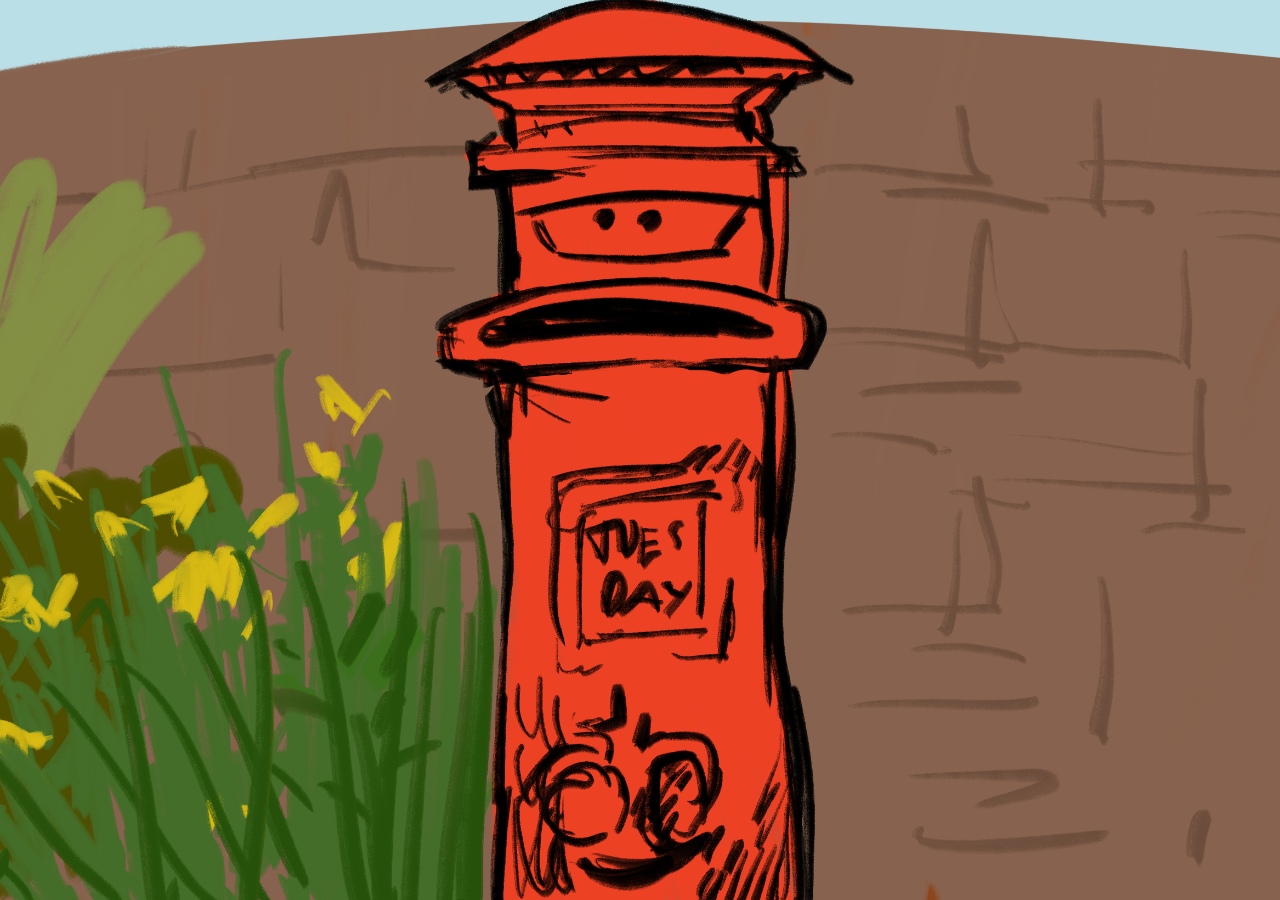
<file: index.html>
<!DOCTYPE html>
<html lang="en">
<head>
  <meta charset="UTF-8">
  <meta name="viewport" content="width=device-width, initial-scale=1.0">
  <title>Read and Feed</title>
  <link rel="stylesheet" href="style.css">
</head>
<body>
  <div id="scene-viewport">
    <main id="scene">
      <!-- The map fills the wide scene, while the interaction layer stays viewport-sized. -->
      <img id="landing-background" src="images/Background placeholder.png" alt="">
      <div id="map-letters" role="group" aria-label="Letters placed on the map">
        <a class="map-letter-link" href="letter.html" aria-label="Open letter A">
          <img src="images/Letter map A.png" alt="">
        </a>
        <a class="map-letter-link" href="letter.html" aria-label="Open letter B">
          <img src="images/Letter map B.png" alt="">
        </a>
        <a class="map-letter-link" href="letter.html" aria-label="Open letter C">
          <img src="images/Letter map C.png" alt="">
        </a>
        <a class="map-letter-link" href="letter.html" aria-label="Open letter D">
          <img src="images/Letter map D.png" alt="">
        </a>
      </div>
      <div id="interactive-area">
        <img id="pbox" src="images/New Pbox rest.png" alt="Pbox character resting">
      </div>
    </main>
  </div>

  <script src="script.js"></script>
</body>
</html>
</file>
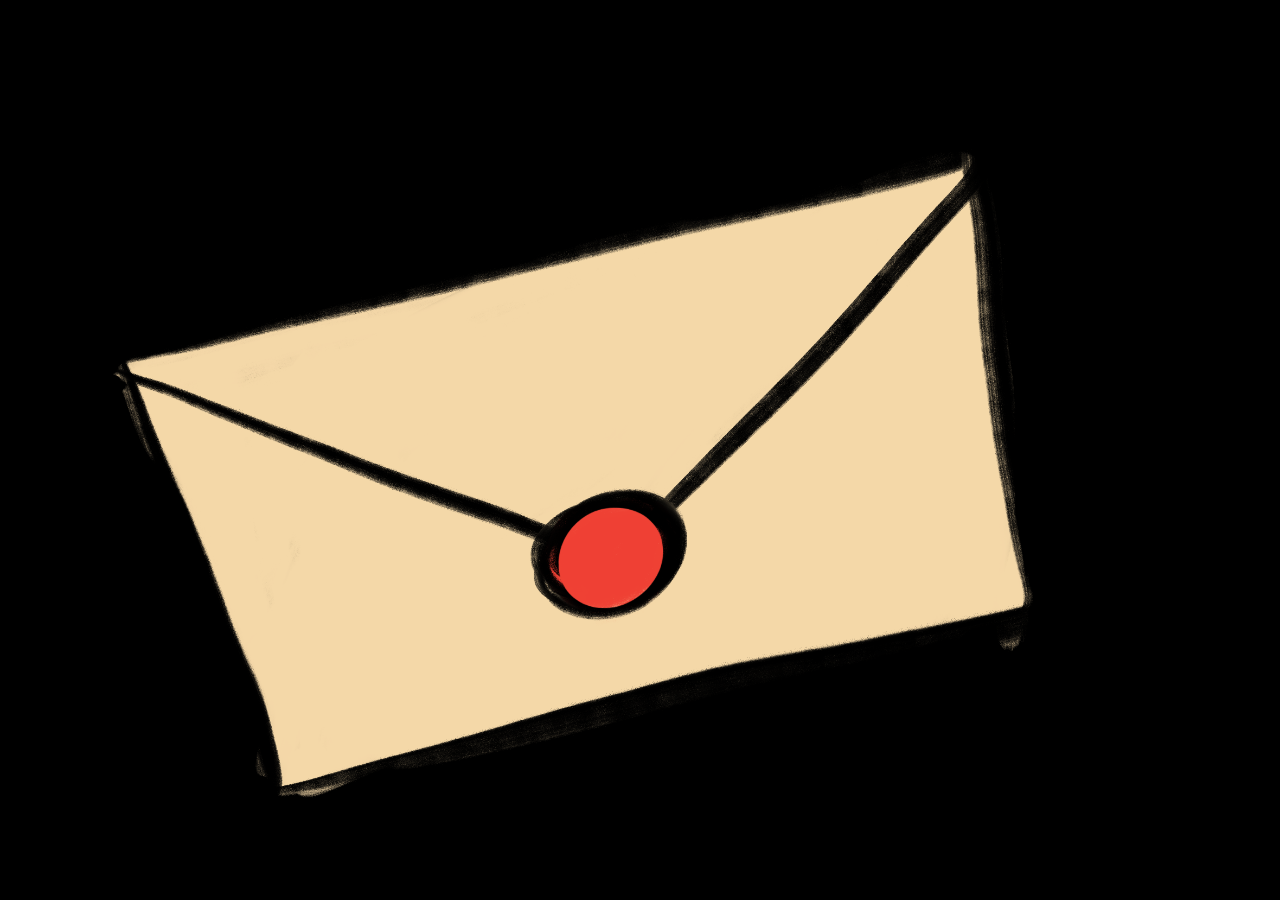
<file: letter.html>
<!DOCTYPE html>
<html lang="en">
<head>
  <meta charset="UTF-8">
  <meta name="viewport" content="width=device-width, initial-scale=1.0">
  <title>Letter</title>
  <link rel="stylesheet" href="style.css">
</head>
<body class="letter-page">
  <!-- The envelope remains behind the letter contents after it is opened. -->
  <button id="open-letter" type="button" aria-label="Read the letter">
    <img id="opened-letter" src="images/Letter.png" alt="">
  </button>
  <div id="letter-reading" role="region" aria-label="Letter contents" tabindex="0" hidden>
    <a href="pbox.html" aria-label="Continue to Pbox">
      <img src="images/Letter read transparent.png" alt="Handwritten letter">
    </a>
  </div>
  <script src="letter.js"></script>
</body>
</html>
</file>
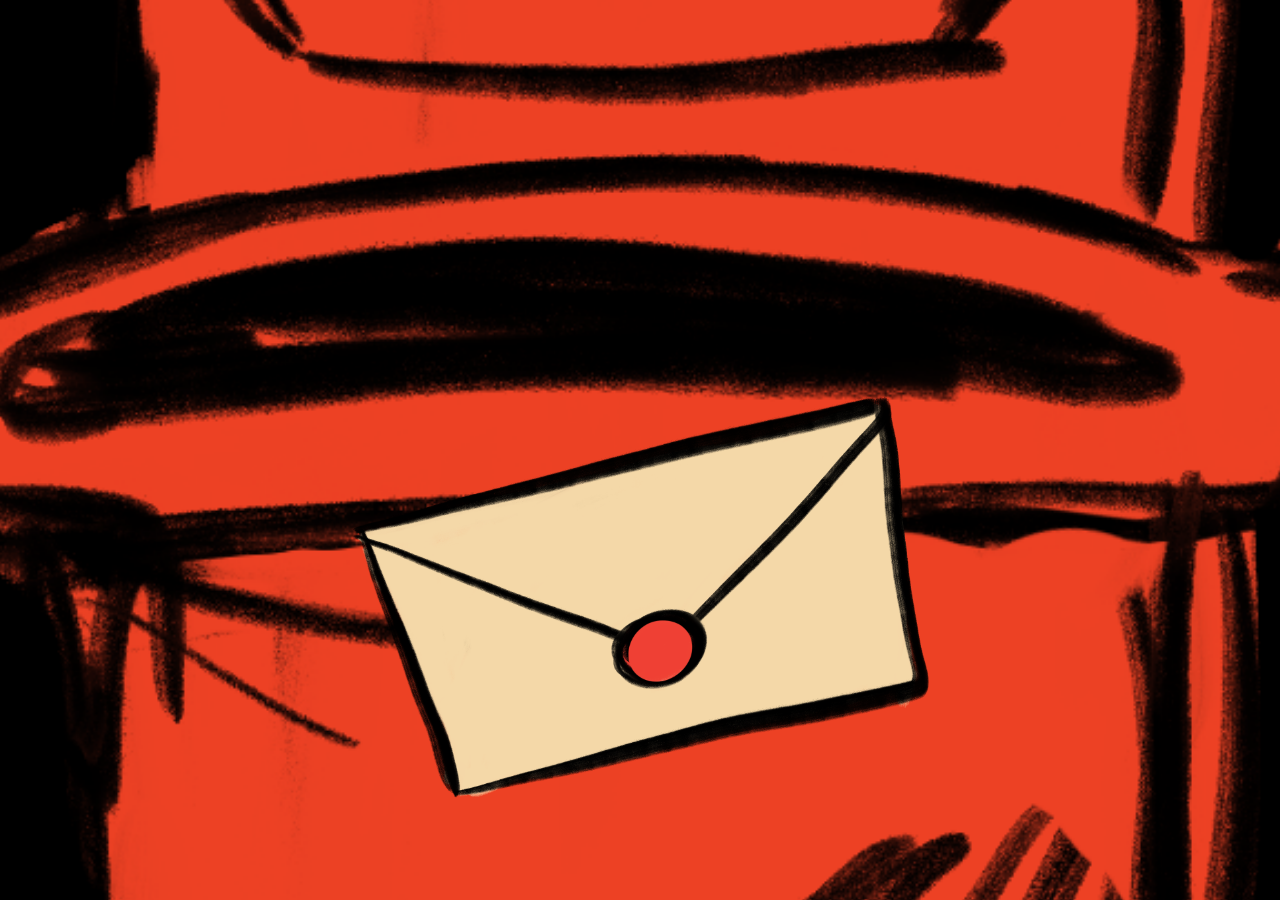
<file: pbox.html>
<!DOCTYPE html>
<html lang="en">
<head>
  <meta charset="UTF-8">
  <meta name="viewport" content="width=device-width, initial-scale=1.0">
  <title>Pbox</title>
  <link rel="stylesheet" href="style.css">
</head>
<body class="pbox-page">
  <!-- The close-up fills the screen, with a draggable letter in front of Pbox. -->
  <img id="closeup-pbox" src="images/New Pbox rest.png" alt="Pbox resting">
  <button id="pbox-letter" type="button" aria-label="Drag the letter">
    <img src="images/Letter.png" alt="">
  </button>
  <!-- This full-screen animation plays after the letter is dropped. -->
  <video
    id="return-animation"
    src="animations/Back to landing page animation.mp4"
    playsinline
    preload="auto"
    aria-hidden="true"
    hidden
  ></video>
  <script src="pbox.js"></script>
</body>
</html>
</file>
<file: style.css>
* {
  box-sizing: border-box;
  margin: 0;
  padding: 0;
}

html,
body {
  width: 100%;
  height: 100%;
  overflow: hidden;
}

body {
  font-family: system-ui, sans-serif;
  background: #B3C478;
  color: #111;
  /* Use the supplied artwork as the pointer throughout the landing page. */
  cursor: url("images/Custom mouse raster.png") 3 3, auto;
}

#scene-viewport {
  position: fixed;
  inset: 0;
  overflow-x: auto;
  overflow-y: hidden;
  /* The wide scene can be panned horizontally without vertical page movement. */
}

main {
  position: relative;
  width: max(100vw, calc(100vh * 3.09329268));
  height: 100vh;
  /* Keep the map at its wide aspect ratio and place interactions in the center. */
}

#landing-background {
  position: absolute;
  inset: 0;
  z-index: 0;
  width: 100%;
  height: 100%;
  object-fit: cover;
  object-position: center center;
  pointer-events: none;
  z-index: 0;
}

#map-letters {
  position: absolute;
  inset: 0;
  z-index: 1;
  pointer-events: none;
  /* These transparent overlays share the background map's full-size canvas. */
}

.map-letter-link {
  position: absolute;
  inset: 0;
  pointer-events: none;
}

.map-letter-link img {
  width: 100%;
  height: 100%;
  object-fit: fill;
  object-position: center center;
}

.map-letter-link:focus-visible img {
  filter: drop-shadow(0 0 8px #fff);
}

#interactive-area {
  position: absolute;
  top: 0;
  left: 50%;
  width: 100vw;
  height: 100%;
  z-index: 2;
  transform: translateX(-50%);
  /* Keep the Pbox aligned with the initial map view while it scrolls with the scene. */
}

#pbox {
  position: absolute;
  inset: 0;
  width: 100%;
  height: 100%;
  z-index: 1;
}

img {
  display: block;
  width: 100%;
  height: 100%;
  object-fit: contain;
  object-position: center bottom;
}

body.letter-page {
  background: #000;
  cursor: default;
}

#opened-letter {
  width: 100%;
  height: 100%;
  object-fit: contain;
  object-position: center center;
}

#open-letter {
  position: fixed;
  inset: 0;
  z-index: 0;
  width: 100%;
  height: 100%;
  padding: 0;
  border: 0;
  background: #000;
  cursor: pointer;
}

#letter-reading {
  position: fixed;
  inset: 0;
  z-index: 1;
  overflow-x: hidden;
  overflow-y: auto;
  background: transparent;
  -webkit-overflow-scrolling: touch;
}

#letter-reading img {
  width: 100%;
  height: auto;
  object-fit: initial;
  object-position: initial;
}

body.pbox-page {
  background: #000;
}

#closeup-pbox {
  position: fixed;
  top: 95%;
  left: 50%;
  width: 140vw;
  height: auto;
  max-width: none;
  transform: translate(-50%, -50%);
  /* Current placement trial: horizontally centered, top at 95%, scaled to 140vw. */
  /* Zoom the close-up so Pbox's face fills the page behind the envelope. */
}

#pbox-letter {
  position: fixed;
  top: 65%;
  left: 53%;
  z-index: 1;
  width: 61vw;
  aspect-ratio: 2360 / 1640;
  padding: 0;
  border: 0;
  background: transparent;
  /* The source PNG has transparent margins around the visible envelope. */
  cursor: url("images/Custom mouse raster.png") 3 3, auto;
  touch-action: none;
  user-select: none;
  transform: translate(-50%, -50%);
}

#pbox-letter img {
  width: 100%;
  height: 100%;
  object-fit: contain;
  object-position: center center;
  pointer-events: none;
}

#return-animation {
  position: fixed;
  inset: 0;
  z-index: 5;
  width: 100%;
  height: 100%;
  background: #000;
  object-fit: cover;
  object-position: center center;
}
</file>
